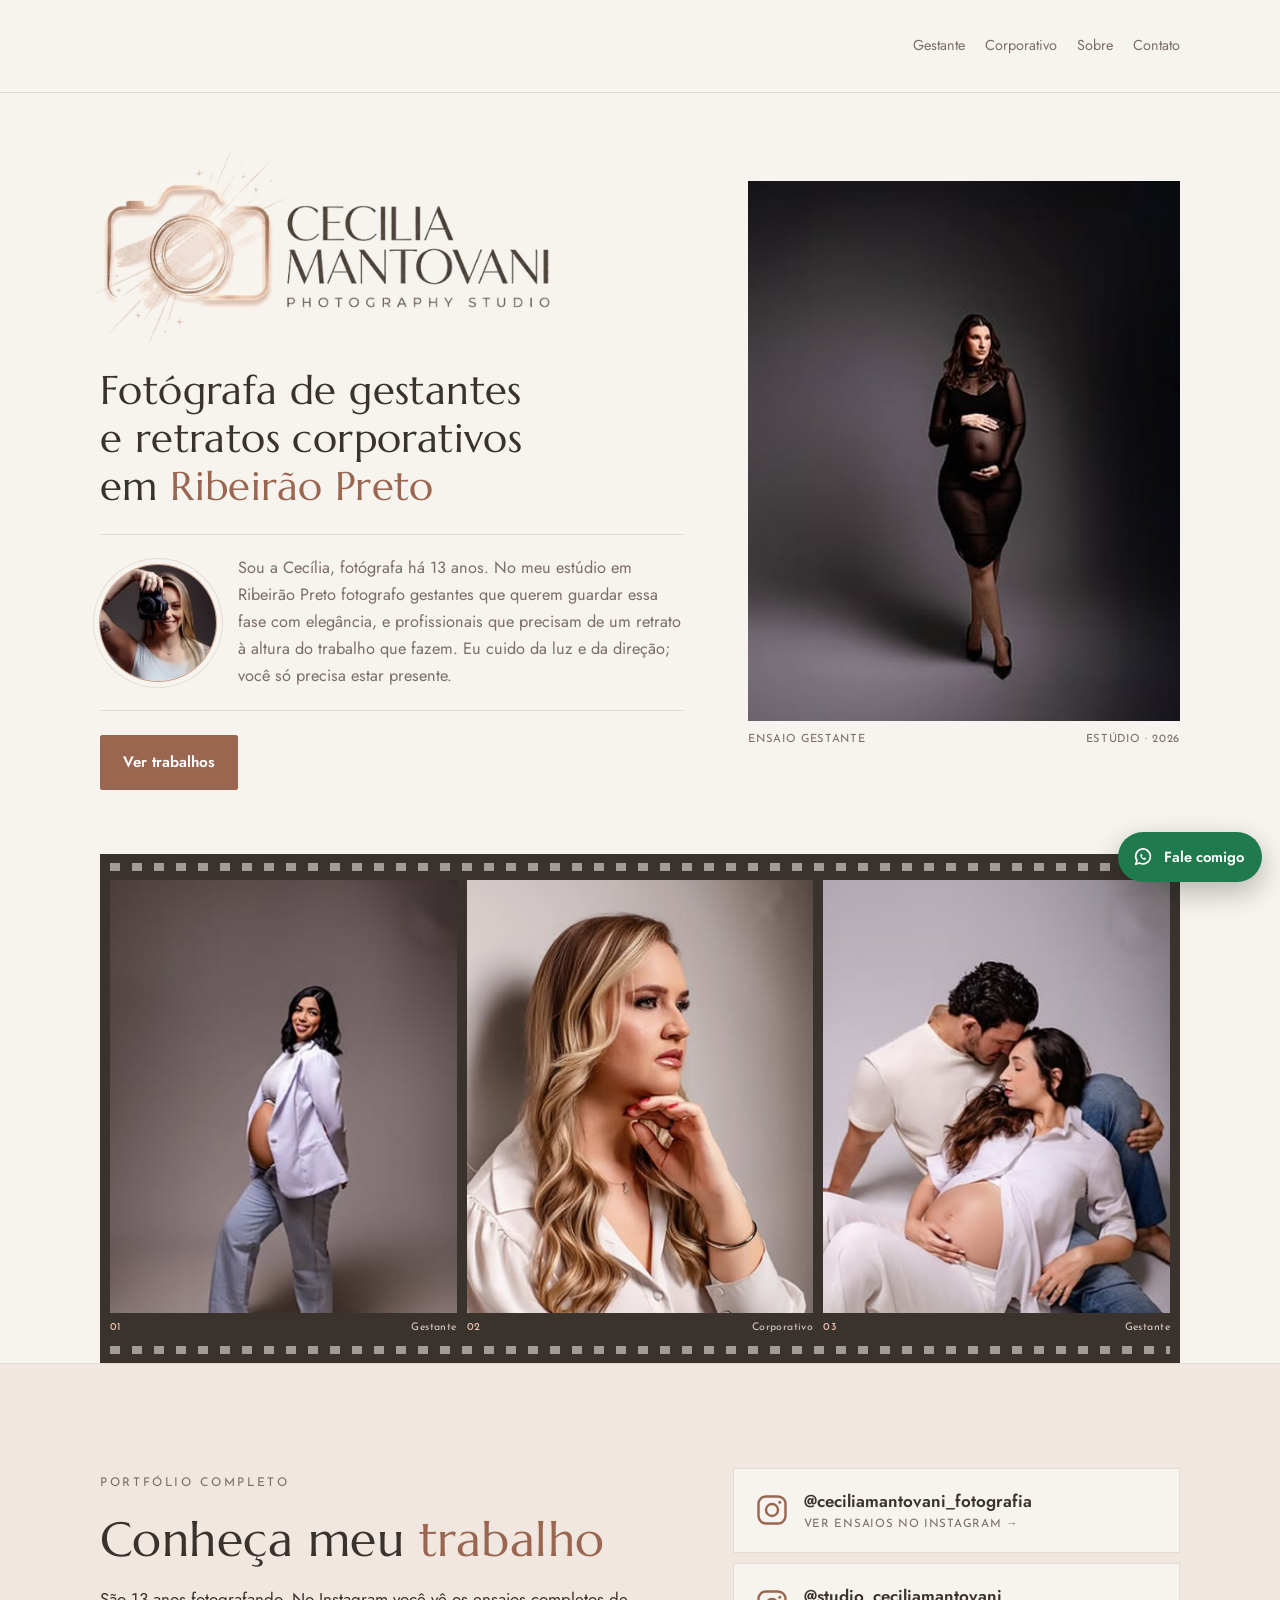
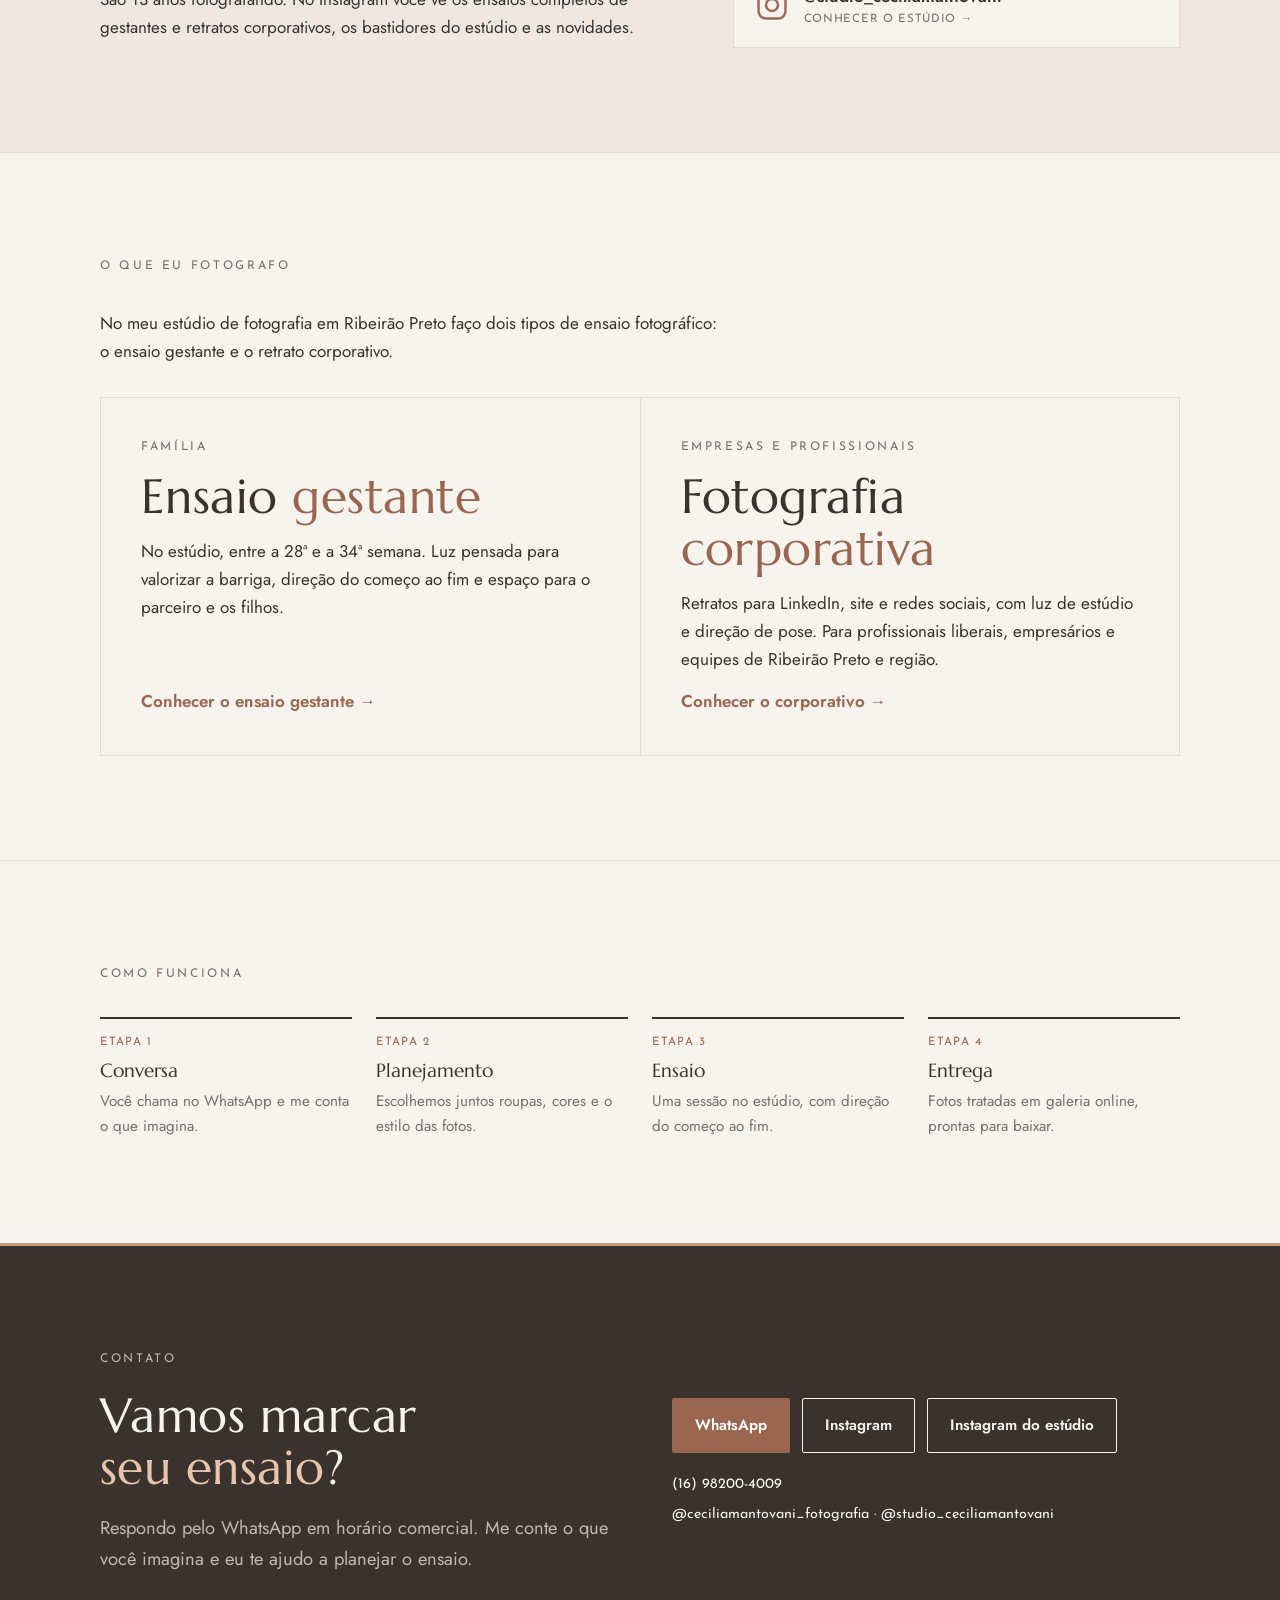
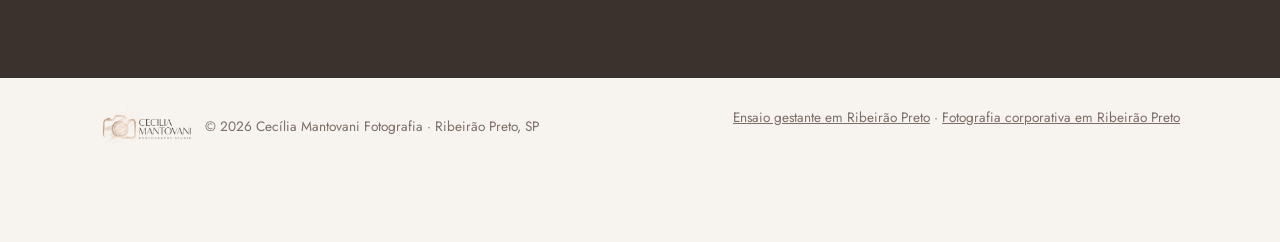
<file: index.html>
<!doctype html>
<html lang="pt-BR">
<head>
<meta charset="utf-8">
<meta name="viewport" content="width=device-width, initial-scale=1, viewport-fit=cover">
<title>Fotógrafa em Ribeirão Preto | Cecília Mantovani Fotografia</title>
<meta name="claude:viewport-fit-sides" content="cover">
<meta name="description" content="Fotógrafa em Ribeirão Preto com 13 anos de experiência e estúdio próprio. Ensaio fotográfico gestante e fotografia corporativa para LinkedIn. Agende pelo WhatsApp.">
<link rel="canonical" href="https://studioceciliamantovani.com.br/">
<meta property="og:type" content="website">
<meta property="og:locale" content="pt_BR">
<meta property="og:title" content="Cecília Mantovani Fotografia — Ribeirão Preto">
<meta property="og:description" content="Ensaio gestante e fotografia corporativa em Ribeirão Preto e região.">
<meta property="og:url" content="https://studioceciliamantovani.com.br/">
<meta property="og:image" content="https://studioceciliamantovani.com.br/img/compartilhamento.jpg">
<link rel="icon" type="image/png" href="img/favicon.png">
<link rel="apple-touch-icon" href="img/apple-touch-icon.png">
<meta name="theme-color" content="#F7F3EE">
<link rel="preconnect" href="https://fonts.googleapis.com">
<link rel="preconnect" href="https://fonts.gstatic.com" crossorigin>
<link rel="stylesheet" href="https://fonts.googleapis.com/css2?family=Marcellus&family=Jost:wght@400;500;600&family=Josefin+Sans:wght@400;600&display=swap">
<link rel="stylesheet" href="style.css">
<script type="application/ld+json">
{
  "@context": "https://schema.org",
  "@type": "ProfessionalService",
  "name": "Cecília Mantovani Fotografia",
  "description": "Fotógrafa especializada em ensaio gestante e fotografia corporativa em Ribeirão Preto.",
  "url": "https://studioceciliamantovani.com.br/",
  "image": "https://studioceciliamantovani.com.br/img/compartilhamento.jpg",
  "logo": "https://studioceciliamantovani.com.br/img/logo.png",
  "telephone": "+55-16-98200-4009",
  "address": {
    "@type": "PostalAddress",
    "addressLocality": "Ribeirão Preto",
    "addressRegion": "SP",
    "addressCountry": "BR"
  },
  "areaServed": {
    "@type": "City",
    "name": "Ribeirão Preto"
  },
  "sameAs": [
    "https://www.instagram.com/ceciliamantovani_fotografia/",
    "https://www.instagram.com/studio_ceciliamantovani/"
  ],
  "makesOffer": [
    {
      "@type": "Offer",
      "itemOffered": {
        "@type": "Service",
        "name": "Ensaio gestante",
        "url": "https://studioceciliamantovani.com.br/ensaio-gestante.html"
      }
    },
    {
      "@type": "Offer",
      "itemOffered": {
        "@type": "Service",
        "name": "Fotografia corporativa",
        "url": "https://studioceciliamantovani.com.br/fotografia-corporativa.html"
      }
    }
  ]
}
</script>
</head>
<body>

<header class="top home-top">
  <div class="wrap">
    <a class="brand" href="index.html"><img src="img/logo.png" alt="Cecília Mantovani Photography Studio" width="560" height="245"></a>
    <nav class="nav" aria-label="Principal">
      <a href="ensaio-gestante.html">Gestante</a>
      <a href="fotografia-corporativa.html">Corporativo</a>
      <a href="#sobre">Sobre</a>
      <a href="#contato">Contato</a>
    </nav>
  </div>
</header>

<main>
  <section class="hero" id="sobre">
    <div class="wrap hero-split">
      <div class="stack hero-intro">
        <img class="hero-logo" id="hero-logo" src="img/logo.png" alt="Cecília Mantovani Photography Studio" width="560" height="245">
        <h1 class="hero-title">Fotógrafa de gestantes e retratos corporativos em <em>Ribeirão Preto</em></h1>
        <div class="bio">
          <img class="bio-photo" src="fotos/cecilia.jpg" alt="Cecília Mantovani, fotógrafa em Ribeirão Preto, segurando a câmera" width="340" height="340">
          <p>Sou a Cecília, fotógrafa há 13 anos. No meu estúdio em Ribeirão Preto fotografo gestantes que querem guardar essa fase com elegância, e profissionais que precisam de um retrato à altura do trabalho que fazem. Eu cuido da luz e da direção; você só precisa estar presente.</p>
        </div>
        <div class="actions">
          <a class="btn primary" href="#instagram">Ver trabalhos</a>
        </div>
      </div>
      <figure class="hero-photo">
        <div class="ph"><img src="fotos/destaque.jpg" alt="Gestante de vestido preto transparente em ensaio no estúdio em Ribeirão Preto" width="1200" height="1500" fetchpriority="high"></div>
        <figcaption><span>Ensaio gestante</span><span>Estúdio · 2026</span></figcaption>
      </figure>
    </div>
  </section>

  <div class="wrap" id="trabalhos">
    <div class="sheet" role="group" aria-label="Seleção de fotos">
      <figure class="frame"><div class="ph"><img src="fotos/gestante-2.jpg" alt="Gestante de camisa branca e jeans mostrando a barriga em ensaio de estúdio" width="800" height="1000"></div><figcaption><b>01</b><span>Gestante</span></figcaption></figure>
      <figure class="frame"><div class="ph"><img src="fotos/corporativo-1.jpg" alt="Retrato corporativo de mulher loira de camisa branca em estúdio" loading="lazy" width="800" height="1000"></div><figcaption><b>02</b><span>Corporativo</span></figcaption></figure>
      <figure class="frame"><div class="ph"><img src="fotos/gestante-3.jpg" alt="Casal abraçado em ensaio gestante no estúdio, com fundo claro" loading="lazy" width="800" height="1000"></div><figcaption><b>03</b><span>Gestante</span></figcaption></figure>
    </div>
  </div>

  <section class="insta" id="instagram">
    <div class="wrap insta-inner">
      <div class="stack">
        <p class="eyebrow">Portfólio completo</p>
        <h2>Conheça meu <em>trabalho</em></h2>
        <p>São 13 anos fotografando. No Instagram você vê os ensaios completos de gestantes e retratos corporativos, os bastidores do estúdio e as novidades.</p>
      </div>
      <div class="insta-links">
        <a class="insta-handle" href="https://www.instagram.com/ceciliamantovani_fotografia/" target="_blank" rel="noopener">
          <svg viewBox="0 0 24 24" fill="none" stroke="currentColor" stroke-width="1.6" aria-hidden="true"><rect x="3" y="3" width="18" height="18" rx="5"/><circle cx="12" cy="12" r="4"/><circle cx="17.2" cy="6.8" r="1" fill="currentColor" stroke="none"/></svg>
          <div><b>@ceciliamantovani_fotografia</b><span>Ver ensaios no Instagram →</span></div>
        </a>
        <a class="insta-handle" href="https://www.instagram.com/studio_ceciliamantovani/" target="_blank" rel="noopener">
          <svg viewBox="0 0 24 24" fill="none" stroke="currentColor" stroke-width="1.6" aria-hidden="true"><rect x="3" y="3" width="18" height="18" rx="5"/><circle cx="12" cy="12" r="4"/><circle cx="17.2" cy="6.8" r="1" fill="currentColor" stroke="none"/></svg>
          <div><b>@studio_ceciliamantovani</b><span>Conhecer o estúdio →</span></div>
        </a>
      </div>
    </div>
  </section>

  <section>
    <div class="wrap stack" style="gap:32px">
      <p class="eyebrow">O que eu fotografo</p>
      <p>No meu estúdio de fotografia em Ribeirão Preto faço dois tipos de ensaio fotográfico: o ensaio gestante e o retrato corporativo.</p>
      <div class="services">
        <a class="service" href="ensaio-gestante.html">
          <p class="eyebrow">Família</p>
          <h2>Ensaio <em>gestante</em></h2>
          <p>No estúdio, entre a 28ª e a 34ª semana. Luz pensada para valorizar a barriga, direção do começo ao fim e espaço para o parceiro e os filhos.</p>
          <span class="more">Conhecer o ensaio gestante →</span>
        </a>
        <a class="service" href="fotografia-corporativa.html">
          <p class="eyebrow">Empresas e profissionais</p>
          <h2>Fotografia <em>corporativa</em></h2>
          <p>Retratos para LinkedIn, site e redes sociais, com luz de estúdio e direção de pose. Para profissionais liberais, empresários e equipes de Ribeirão Preto e região.</p>
          <span class="more">Conhecer o corporativo →</span>
        </a>
      </div>
    </div>
  </section>

  <section class="rule">
    <div class="wrap stack" style="gap:32px">
      <p class="eyebrow">Como funciona</p>
      <ol class="steps">
        <li><h3>Conversa</h3><p>Você chama no WhatsApp e me conta o que imagina.</p></li>
        <li><h3>Planejamento</h3><p>Escolhemos juntos roupas, cores e o estilo das fotos.</p></li>
        <li><h3>Ensaio</h3><p>Uma sessão no estúdio, com direção do começo ao fim.</p></li>
        <li><h3>Entrega</h3><p>Fotos tratadas em galeria online, prontas para baixar.</p></li>
      </ol>
    </div>
  </section>
</main>

<section class="contact" id="contato">
  <div class="wrap split">
    <div class="stack">
      <p class="eyebrow" style="color:inherit;opacity:.7">Contato</p>
      <h2>Vamos marcar <em>seu ensaio</em>?</h2>
      <p class="lead">Respondo pelo WhatsApp em horário comercial. Me conte o que você imagina e eu te ajudo a planejar o ensaio.</p>
    </div>
    <div class="stack">
      <div class="actions">
        <a class="btn primary" href="https://wa.me/5516982004009" target="_blank" rel="noopener">WhatsApp</a>
        <a class="btn ghost" href="https://www.instagram.com/ceciliamantovani_fotografia/" target="_blank" rel="noopener">Instagram</a>
        <a class="btn ghost" href="https://www.instagram.com/studio_ceciliamantovani/" target="_blank" rel="noopener">Instagram do estúdio</a>
      </div>
      <div class="contact-data">
        <span>(16) 98200-4009</span>
        <span>@ceciliamantovani_fotografia · @studio_ceciliamantovani</span>
      </div>
    </div>
  </div>
</section>

<footer>
  <div class="wrap">
    <span style="display:flex;align-items:center;gap:14px;flex-wrap:wrap"><img class="footer-logo" src="img/logo.png" alt="" width="560" height="245" loading="lazy">© 2026 Cecília Mantovani Fotografia · Ribeirão Preto, SP</span>
    <span><a href="ensaio-gestante.html">Ensaio gestante em Ribeirão Preto</a> · <a href="fotografia-corporativa.html">Fotografia corporativa em Ribeirão Preto</a></span>
  </div>
</footer>

<a class="wa-float" href="https://wa.me/5516982004009?text=Ol%C3%A1%20Cec%C3%ADlia!%20Vi%20seu%20site%20e%20quero%20saber%20mais." target="_blank" rel="noopener" aria-label="Conversar com a Cecília pelo WhatsApp">
  <svg viewBox="0 0 24 24" fill="none" stroke="currentColor" stroke-width="1.8" stroke-linecap="round" stroke-linejoin="round" aria-hidden="true"><path d="M20 11.5a8 8 0 0 1-11.8 7L4 20l1.5-4.1A8 8 0 1 1 20 11.5z"/><path d="M9 9.5c0 3 2.5 5.5 5.5 5.5l1-1.5-2-1-1 .8a4 4 0 0 1-1.8-1.8l.8-1-1-2z" fill="currentColor" stroke="none"/></svg>
  <span>Fale comigo</span>
</a>
<script>
  (function () {
    var top = document.querySelector('.home-top'), logo = document.getElementById('hero-logo');
    if (!top || !logo || !('IntersectionObserver' in window)) return;
    new IntersectionObserver(function (e) { top.classList.toggle('show-brand', !e[0].isIntersecting); }).observe(logo);
  })();
</script>
</body>
</html>
</file>
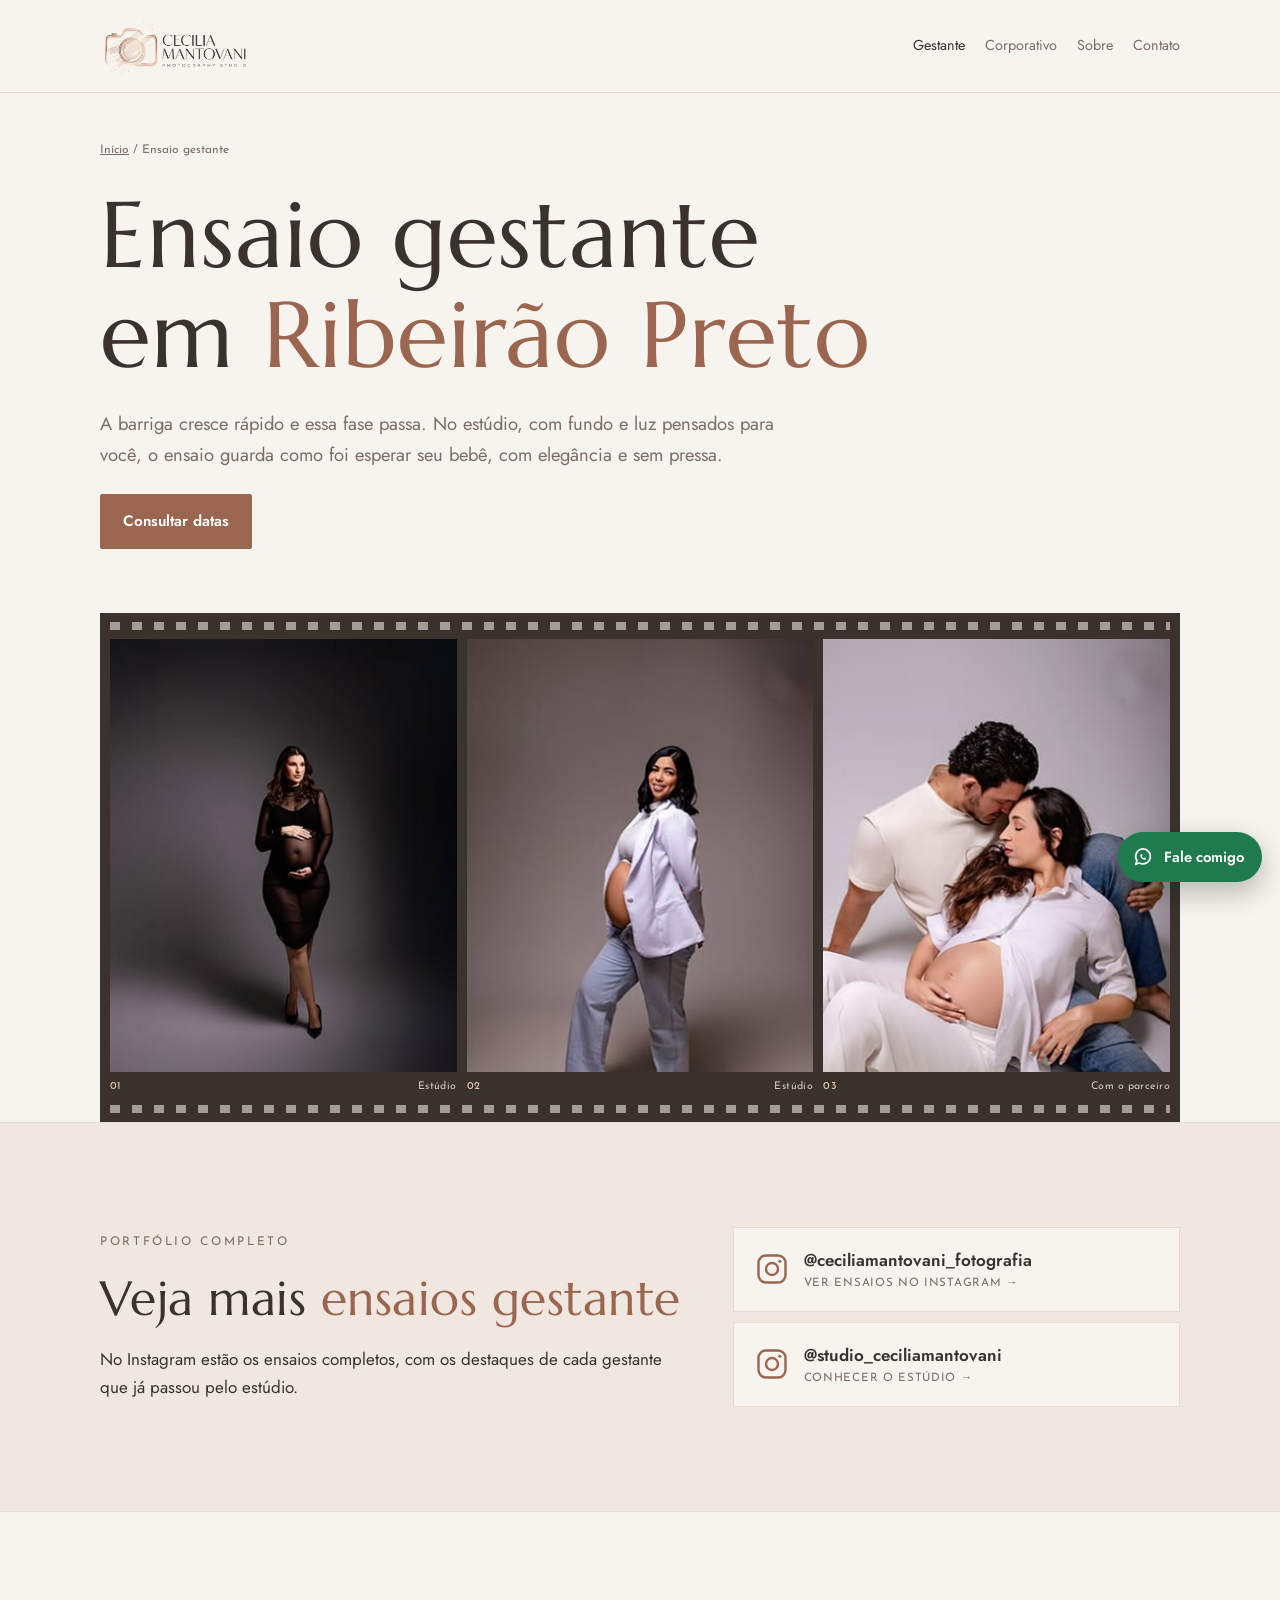
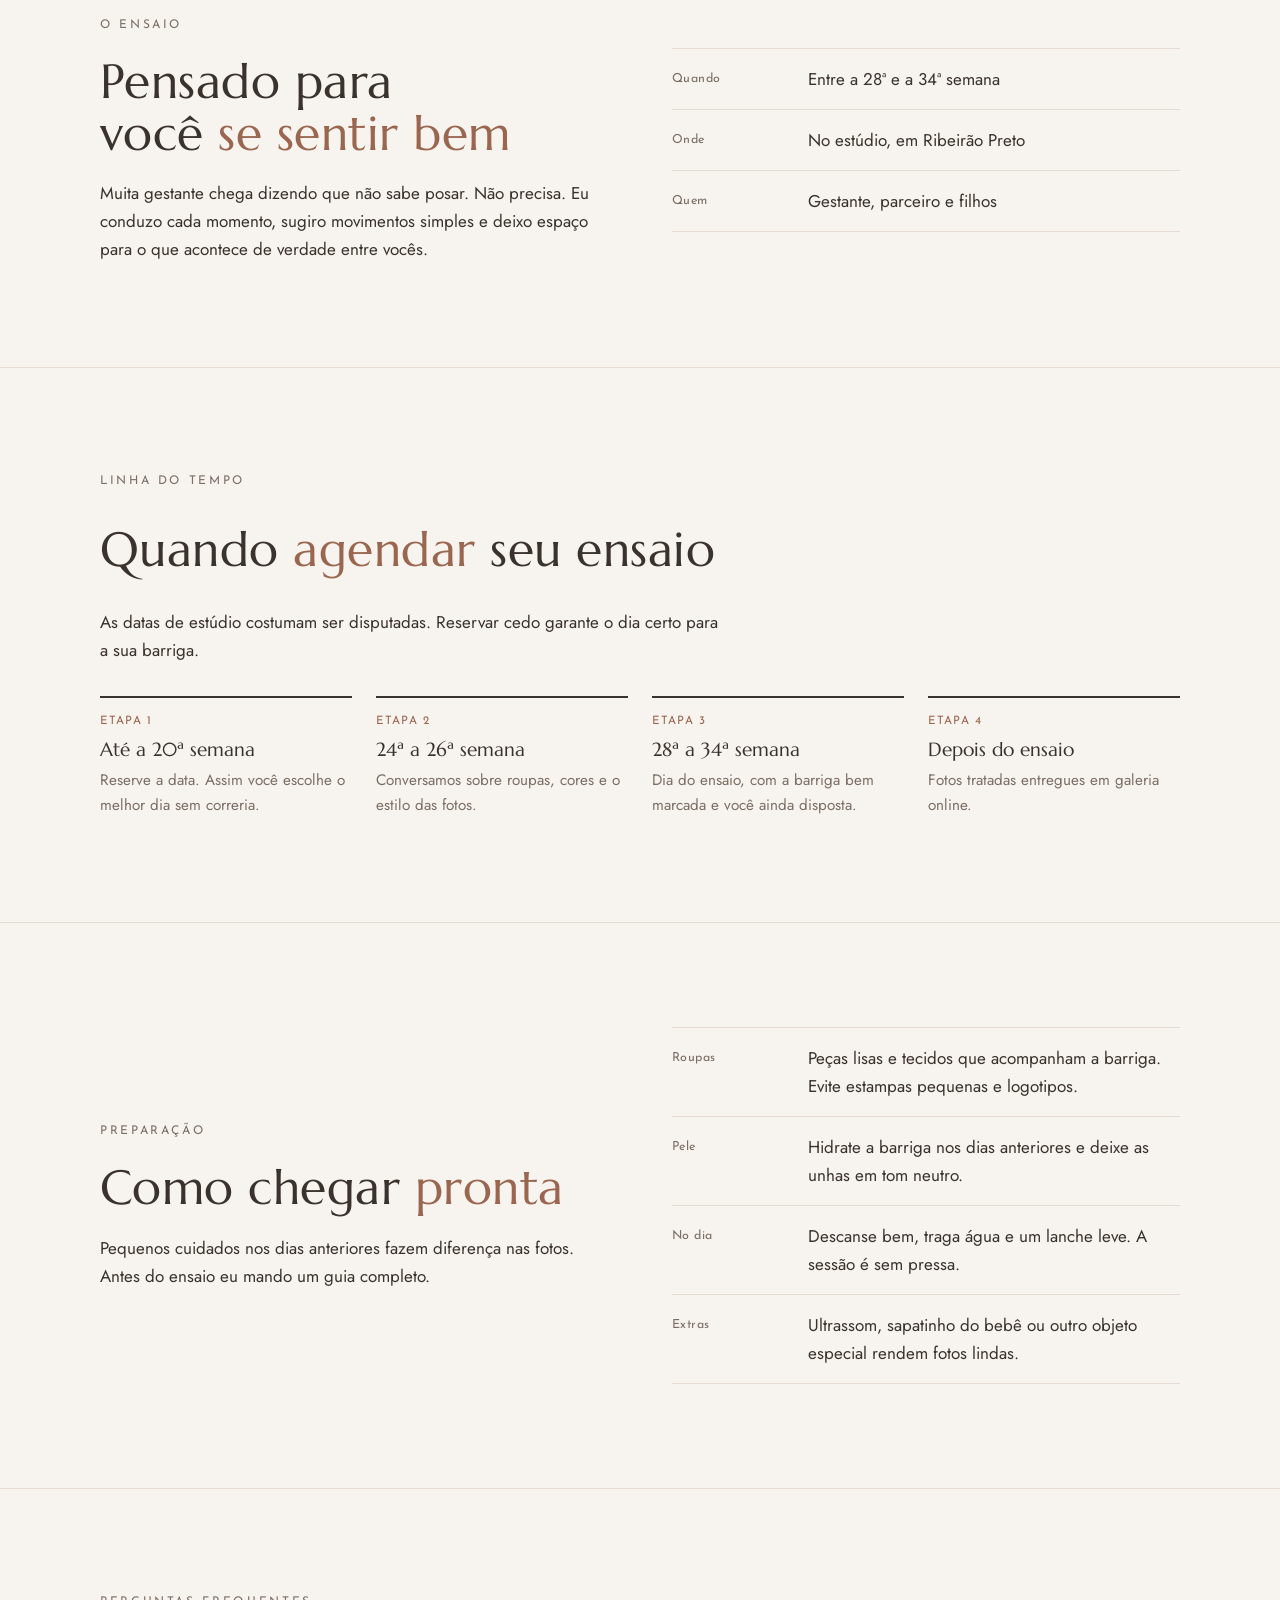
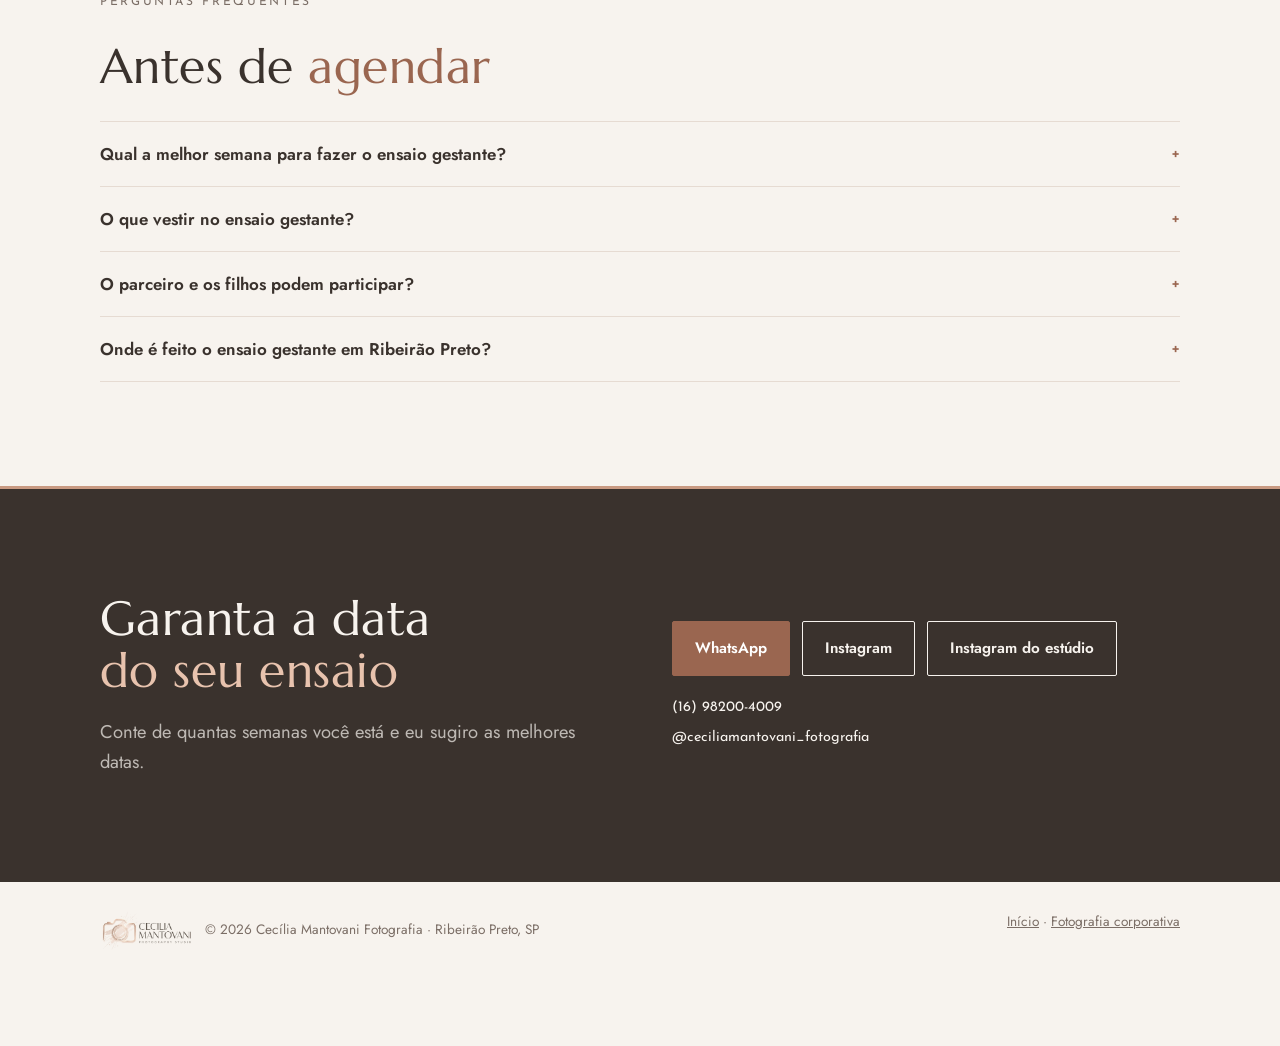
<file: ensaio-gestante.html>
<!doctype html>
<html lang="pt-BR">
<head>
<meta charset="utf-8">
<meta name="viewport" content="width=device-width, initial-scale=1, viewport-fit=cover">
<title>Ensaio Fotográfico Gestante em Ribeirão Preto | Cecília Mantovani</title>
<meta name="claude:viewport-fit-sides" content="cover">
<meta name="description" content="Ensaio gestante em Ribeirão Preto: em estúdio, com luz que valoriza a barriga e direção do começo ao fim. Saiba a melhor semana, o que vestir e como agendar.">
<link rel="canonical" href="https://studioceciliamantovani.com.br/ensaio-gestante.html">
<meta property="og:type" content="website">
<meta property="og:locale" content="pt_BR">
<meta property="og:title" content="Ensaio Gestante em Ribeirão Preto — Cecília Mantovani">
<meta property="og:description" content="Fotos naturais da sua gestação, com direção leve do começo ao fim.">
<meta property="og:url" content="https://studioceciliamantovani.com.br/ensaio-gestante.html">
<meta property="og:image" content="https://studioceciliamantovani.com.br/img/compartilhamento.jpg">
<link rel="icon" type="image/png" href="img/favicon.png">
<link rel="apple-touch-icon" href="img/apple-touch-icon.png">
<meta name="theme-color" content="#F7F3EE">
<link rel="preconnect" href="https://fonts.googleapis.com">
<link rel="preconnect" href="https://fonts.gstatic.com" crossorigin>
<link rel="stylesheet" href="https://fonts.googleapis.com/css2?family=Marcellus&family=Jost:wght@400;500;600&family=Josefin+Sans:wght@400;600&display=swap">
<link rel="stylesheet" href="style.css">
<script type="application/ld+json">
{
  "@context": "https://schema.org",
  "@graph": [
    {
      "@type": "Service",
      "name": "Ensaio gestante em Ribeirão Preto",
      "serviceType": "Fotografia de gestante",
      "provider": {
        "@type": "ProfessionalService",
        "name": "Cecília Mantovani Fotografia",
        "url": "https://studioceciliamantovani.com.br/"
      },
      "areaServed": {
        "@type": "City",
        "name": "Ribeirão Preto"
      }
    },
    {
      "@type": "BreadcrumbList",
      "itemListElement": [
        {
          "@type": "ListItem",
          "position": 1,
          "name": "Início",
          "item": "https://studioceciliamantovani.com.br/"
        },
        {
          "@type": "ListItem",
          "position": 2,
          "name": "Ensaio gestante",
          "item": "https://studioceciliamantovani.com.br/ensaio-gestante.html"
        }
      ]
    },
    {
      "@type": "FAQPage",
      "mainEntity": [
        {
          "@type": "Question",
          "name": "Qual a melhor semana para fazer o ensaio gestante?",
          "acceptedAnswer": {
            "@type": "Answer",
            "text": "Entre a 28ª e a 34ª semana. A barriga já está bem marcada e a gestante ainda se sente disposta para a sessão."
          }
        },
        {
          "@type": "Question",
          "name": "O que vestir no ensaio gestante?",
          "acceptedAnswer": {
            "@type": "Answer",
            "text": "Tecidos leves e cores lisas funcionam melhor. Vestidos longos, camisa social aberta e peças que marcam a barriga ficam bonitos. Antes do ensaio envio um guia de roupas."
          }
        },
        {
          "@type": "Question",
          "name": "O parceiro e os filhos podem participar?",
          "acceptedAnswer": {
            "@type": "Answer",
            "text": "Sim. A família pode participar, e reservo parte do tempo para fotos só da gestante."
          }
        },
        {
          "@type": "Question",
          "name": "Onde é feito o ensaio gestante em Ribeirão Preto?",
          "acceptedAnswer": {
            "@type": "Answer",
            "text": "No meu estúdio em Ribeirão Preto, com fundos e iluminação profissional."
          }
        }
      ]
    }
  ]
}
</script>
</head>
<body>

<header class="top">
  <div class="wrap">
    <a class="brand" href="index.html"><img src="img/logo.png" alt="Cecília Mantovani Photography Studio" width="560" height="245"></a>
    <nav class="nav" aria-label="Principal">
      <a href="ensaio-gestante.html" aria-current="page">Gestante</a>
      <a href="fotografia-corporativa.html">Corporativo</a>
      <a href="index.html#sobre">Sobre</a>
      <a href="#contato">Contato</a>
    </nav>
  </div>
</header>

<main>
  <section class="hero">
    <div class="wrap stack">
      <p class="crumbs"><a href="index.html">Início</a> / Ensaio gestante</p>
      <h1>Ensaio gestante em <em>Ribeirão Preto</em></h1>
      <p class="lead">A barriga cresce rápido e essa fase passa. No estúdio, com fundo e luz pensados para você, o ensaio guarda como foi esperar seu bebê, com elegância e sem pressa.</p>
      <div class="actions">
        <a class="btn primary" href="https://wa.me/5516982004009?text=Ol%C3%A1%20Cec%C3%ADlia!%20Quero%20saber%20sobre%20o%20ensaio%20gestante." target="_blank" rel="noopener">Consultar datas</a>
      </div>
    </div>
  </section>

  <div class="wrap">
    <div class="sheet" role="group" aria-label="Fotos de ensaios gestante">
      <figure class="frame"><div class="ph"><img src="fotos/gestante-1.jpg" alt="Gestante de vestido preto transparente em ensaio no estúdio em Ribeirão Preto" width="800" height="1000"></div><figcaption><b>01</b><span>Estúdio</span></figcaption></figure>
      <figure class="frame"><div class="ph"><img src="fotos/gestante-2.jpg" alt="Gestante de camisa branca e jeans mostrando a barriga em ensaio de estúdio" loading="lazy" width="800" height="1000"></div><figcaption><b>02</b><span>Estúdio</span></figcaption></figure>
      <figure class="frame"><div class="ph"><img src="fotos/gestante-3.jpg" alt="Casal abraçado em ensaio gestante no estúdio, com fundo claro" loading="lazy" width="800" height="1000"></div><figcaption><b>03</b><span>Com o parceiro</span></figcaption></figure>
    </div>
  </div>

  <section class="insta" id="instagram">
    <div class="wrap insta-inner">
      <div class="stack">
        <p class="eyebrow">Portfólio completo</p>
        <h2>Veja mais <em>ensaios gestante</em></h2>
        <p>No Instagram estão os ensaios completos, com os destaques de cada gestante que já passou pelo estúdio.</p>
      </div>
      <div class="insta-links">
        <a class="insta-handle" href="https://www.instagram.com/ceciliamantovani_fotografia/" target="_blank" rel="noopener">
          <svg viewBox="0 0 24 24" fill="none" stroke="currentColor" stroke-width="1.6" aria-hidden="true"><rect x="3" y="3" width="18" height="18" rx="5"/><circle cx="12" cy="12" r="4"/><circle cx="17.2" cy="6.8" r="1" fill="currentColor" stroke="none"/></svg>
          <div><b>@ceciliamantovani_fotografia</b><span>Ver ensaios no Instagram →</span></div>
        </a>
        <a class="insta-handle" href="https://www.instagram.com/studio_ceciliamantovani/" target="_blank" rel="noopener">
          <svg viewBox="0 0 24 24" fill="none" stroke="currentColor" stroke-width="1.6" aria-hidden="true"><rect x="3" y="3" width="18" height="18" rx="5"/><circle cx="12" cy="12" r="4"/><circle cx="17.2" cy="6.8" r="1" fill="currentColor" stroke="none"/></svg>
          <div><b>@studio_ceciliamantovani</b><span>Conhecer o estúdio →</span></div>
        </a>
      </div>
    </div>
  </section>

  <section>
    <div class="wrap split">
      <div class="stack">
        <p class="eyebrow">O ensaio</p>
        <h2>Pensado para você <em>se sentir bem</em></h2>
        <p>Muita gestante chega dizendo que não sabe posar. Não precisa. Eu conduzo cada momento, sugiro movimentos simples e deixo espaço para o que acontece de verdade entre vocês.</p>
      </div>
      <ul class="list">
        <li><span class="k">Quando</span><span>Entre a 28ª e a 34ª semana</span></li>
        <li><span class="k">Onde</span><span>No estúdio, em Ribeirão Preto</span></li>
        <li><span class="k">Quem</span><span>Gestante, parceiro e filhos</span></li>
      </ul>
    </div>
  </section>

  <section class="rule" id="quando-agendar">
    <div class="wrap stack" style="gap:32px">
      <p class="eyebrow">Linha do tempo</p>
      <h2>Quando <em>agendar</em> seu ensaio</h2>
      <p>As datas de estúdio costumam ser disputadas. Reservar cedo garante o dia certo para a sua barriga.</p>
      <ol class="steps">
        <li><h3>Até a 20ª semana</h3><p>Reserve a data. Assim você escolhe o melhor dia sem correria.</p></li>
        <li><h3>24ª a 26ª semana</h3><p>Conversamos sobre roupas, cores e o estilo das fotos.</p></li>
        <li><h3>28ª a 34ª semana</h3><p>Dia do ensaio, com a barriga bem marcada e você ainda disposta.</p></li>
        <li><h3>Depois do ensaio</h3><p>Fotos tratadas entregues em galeria online.</p></li>
      </ol>
    </div>
  </section>

  <section class="rule" id="preparacao">
    <div class="wrap split">
      <div class="stack">
        <p class="eyebrow">Preparação</p>
        <h2>Como chegar <em>pronta</em></h2>
        <p>Pequenos cuidados nos dias anteriores fazem diferença nas fotos. Antes do ensaio eu mando um guia completo.</p>
      </div>
      <ul class="list">
        <li><span class="k">Roupas</span><span>Peças lisas e tecidos que acompanham a barriga. Evite estampas pequenas e logotipos.</span></li>
        <li><span class="k">Pele</span><span>Hidrate a barriga nos dias anteriores e deixe as unhas em tom neutro.</span></li>
        <li><span class="k">No dia</span><span>Descanse bem, traga água e um lanche leve. A sessão é sem pressa.</span></li>
        <li><span class="k">Extras</span><span>Ultrassom, sapatinho do bebê ou outro objeto especial rendem fotos lindas.</span></li>
      </ul>
    </div>
  </section>

  <section class="rule">
    <div class="wrap stack" style="gap:28px">
      <p class="eyebrow">Perguntas frequentes</p>
      <h2>Antes de <em>agendar</em></h2>
      <div class="faq">
        <details><summary>Qual a melhor semana para fazer o ensaio gestante?</summary><p>Entre a 28ª e a 34ª semana. A barriga já está bem marcada e a gestante ainda se sente disposta para a sessão.</p></details>
        <details><summary>O que vestir no ensaio gestante?</summary><p>Tecidos leves e cores lisas funcionam melhor. Vestidos longos, camisa social aberta e peças que marcam a barriga ficam bonitos. Antes do ensaio envio um guia de roupas.</p></details>
        <details><summary>O parceiro e os filhos podem participar?</summary><p>Sim. A família pode participar, e reservo parte do tempo para fotos só da gestante.</p></details>
        <details><summary>Onde é feito o ensaio gestante em Ribeirão Preto?</summary><p>No meu estúdio em Ribeirão Preto, com fundos e iluminação profissional.</p></details>
      </div>
    </div>
  </section>
</main>

<section class="contact" id="contato">
  <div class="wrap split">
    <div class="stack">
      <h2>Garanta a data <em>do seu ensaio</em></h2>
      <p class="lead">Conte de quantas semanas você está e eu sugiro as melhores datas.</p>
    </div>
    <div class="stack">
      <div class="actions">
        <a class="btn primary" href="https://wa.me/5516982004009?text=Ol%C3%A1%20Cec%C3%ADlia!%20Quero%20saber%20sobre%20o%20ensaio%20gestante." target="_blank" rel="noopener">WhatsApp</a>
        <a class="btn ghost" href="https://www.instagram.com/ceciliamantovani_fotografia/" target="_blank" rel="noopener">Instagram</a>
        <a class="btn ghost" href="https://www.instagram.com/studio_ceciliamantovani/" target="_blank" rel="noopener">Instagram do estúdio</a>
      </div>
      <div class="contact-data"><span>(16) 98200-4009</span><span>@ceciliamantovani_fotografia</span></div>
    </div>
  </div>
</section>

<footer>
  <div class="wrap">
    <span style="display:flex;align-items:center;gap:14px;flex-wrap:wrap"><img class="footer-logo" src="img/logo.png" alt="" width="560" height="245" loading="lazy">© 2026 Cecília Mantovani Fotografia · Ribeirão Preto, SP</span>
    <span><a href="index.html">Início</a> · <a href="fotografia-corporativa.html">Fotografia corporativa</a></span>
  </div>
</footer>

<a class="wa-float" href="https://wa.me/5516982004009?text=Ol%C3%A1%20Cec%C3%ADlia!%20Vi%20seu%20site%20e%20quero%20saber%20mais." target="_blank" rel="noopener" aria-label="Conversar com a Cecília pelo WhatsApp">
  <svg viewBox="0 0 24 24" fill="none" stroke="currentColor" stroke-width="1.8" stroke-linecap="round" stroke-linejoin="round" aria-hidden="true"><path d="M20 11.5a8 8 0 0 1-11.8 7L4 20l1.5-4.1A8 8 0 1 1 20 11.5z"/><path d="M9 9.5c0 3 2.5 5.5 5.5 5.5l1-1.5-2-1-1 .8a4 4 0 0 1-1.8-1.8l.8-1-1-2z" fill="currentColor" stroke="none"/></svg>
  <span>Fale comigo</span>
</a>
</body>
</html>
</file>
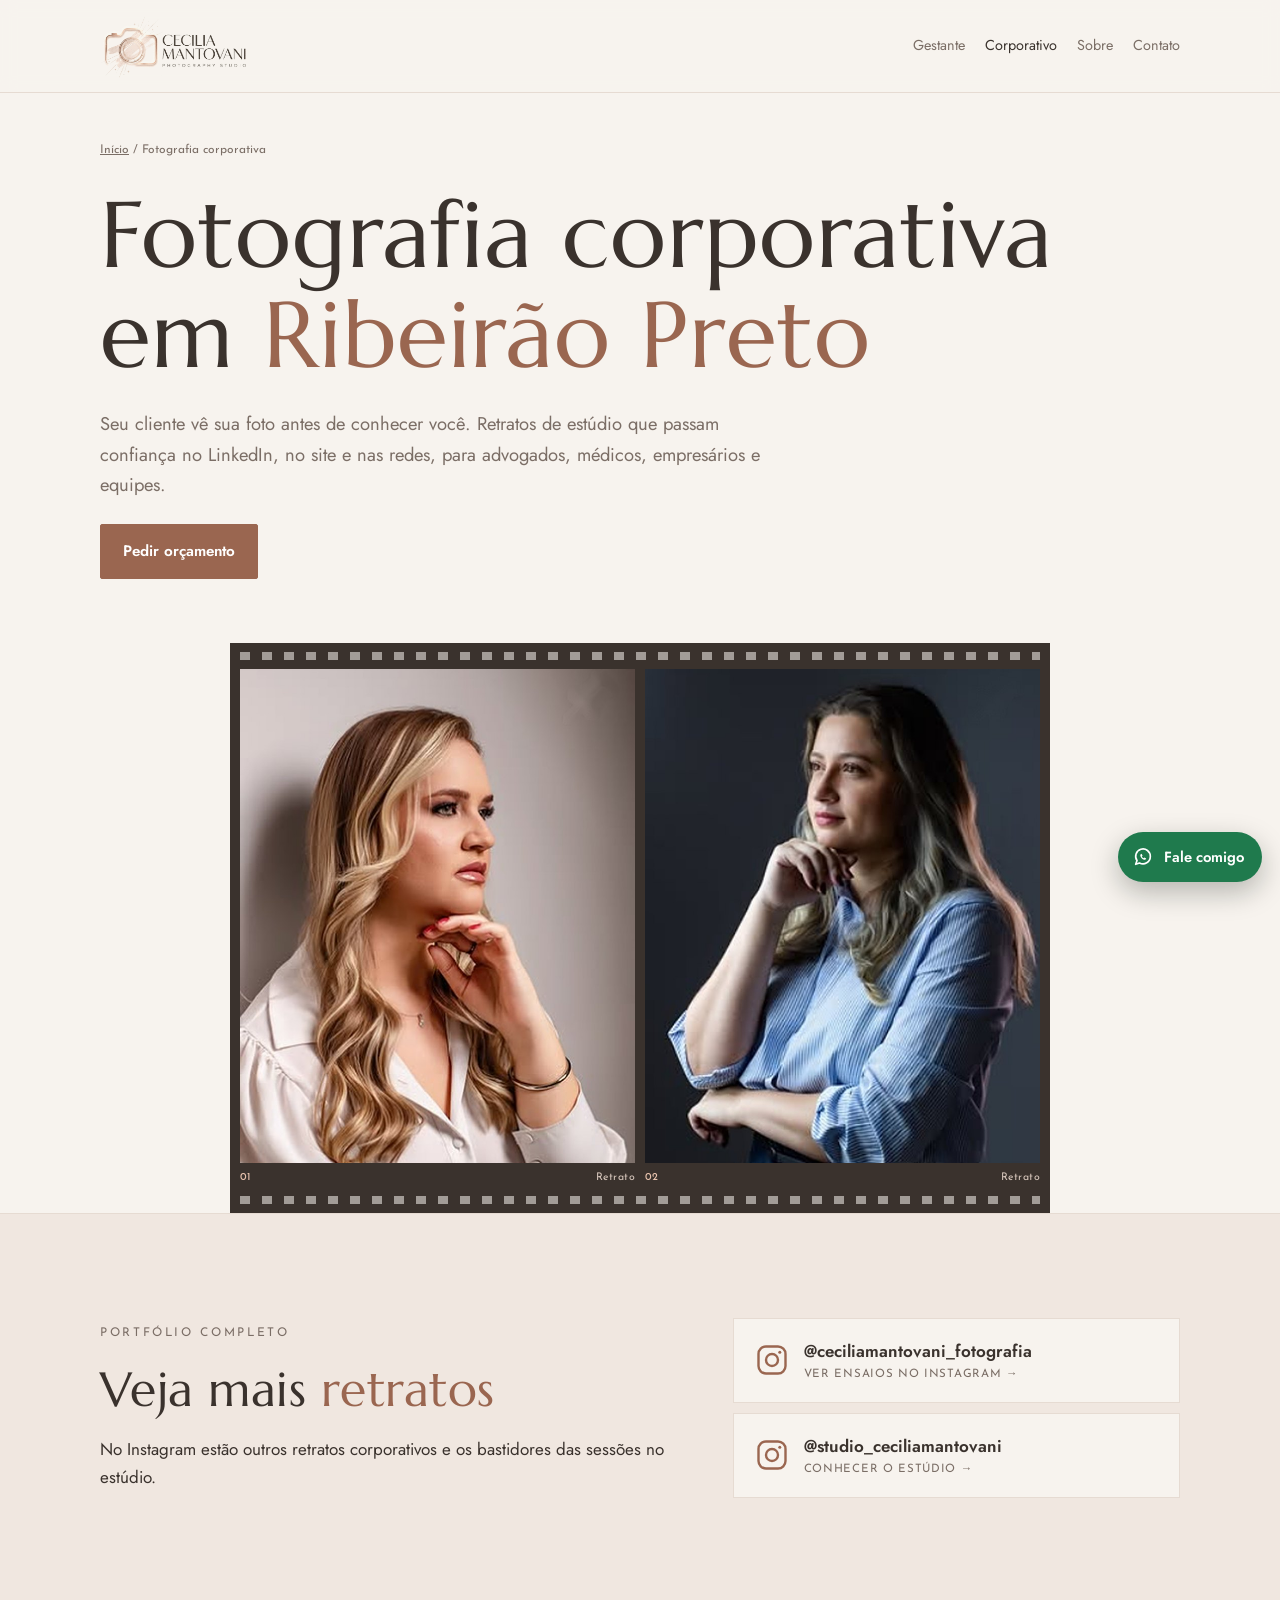
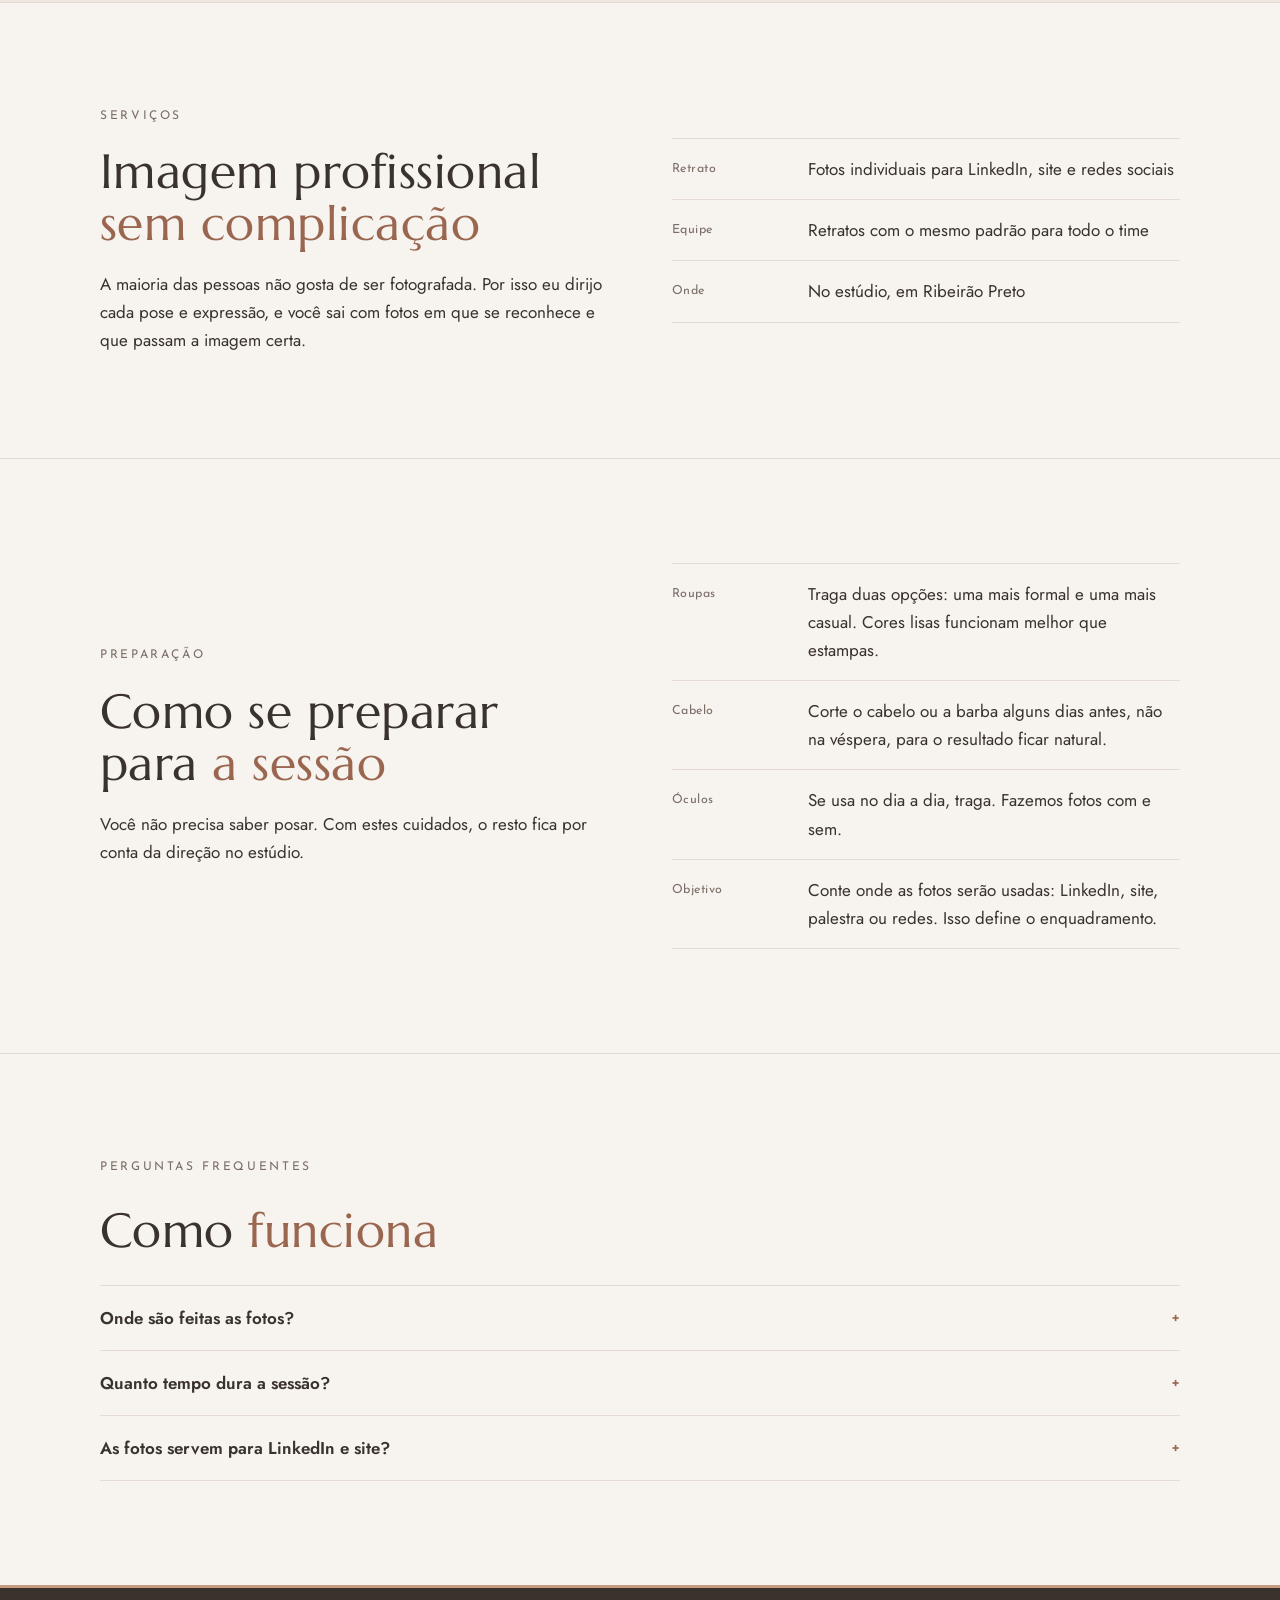
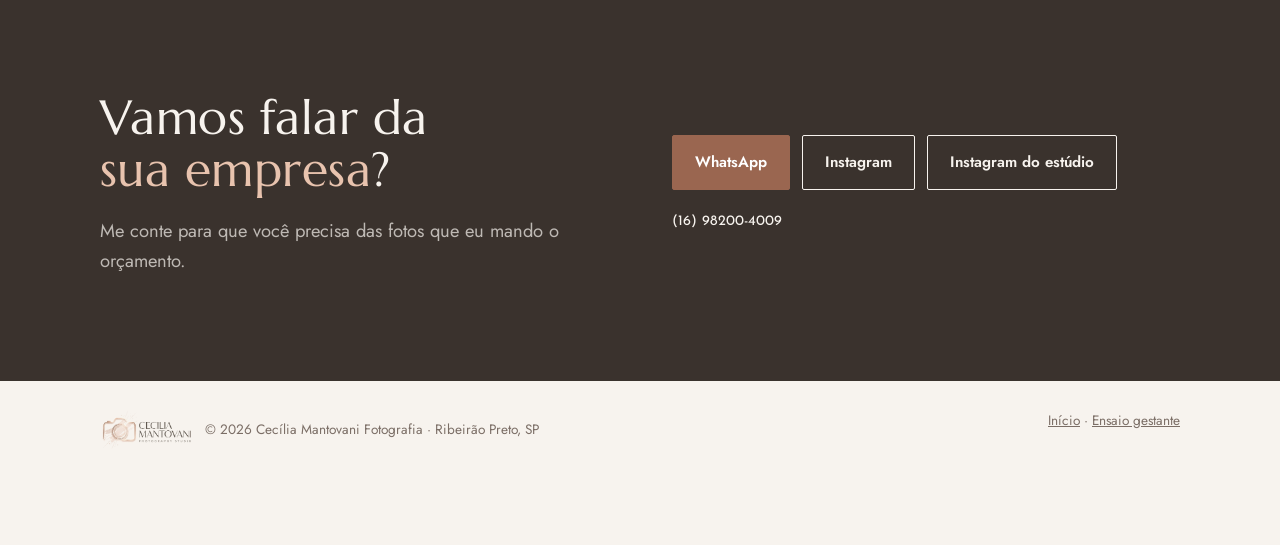
<file: fotografia-corporativa.html>
<!doctype html>
<html lang="pt-BR">
<head>
<meta charset="utf-8">
<meta name="viewport" content="width=device-width, initial-scale=1, viewport-fit=cover">
<title>Fotografia Corporativa e Foto para LinkedIn em Ribeirão Preto | Cecília Mantovani</title>
<meta name="claude:viewport-fit-sides" content="cover">
<meta name="description" content="Fotografia corporativa em Ribeirão Preto: retratos para LinkedIn, site e redes sociais, com luz de estúdio e direção de pose. 13 anos de experiência.">
<link rel="canonical" href="https://studioceciliamantovani.com.br/fotografia-corporativa.html">
<meta property="og:type" content="website">
<meta property="og:locale" content="pt_BR">
<meta property="og:title" content="Fotografia Corporativa em Ribeirão Preto — Cecília Mantovani">
<meta property="og:description" content="Retratos profissionais em estúdio para quem trabalha em Ribeirão Preto e região.">
<meta property="og:url" content="https://studioceciliamantovani.com.br/fotografia-corporativa.html">
<meta property="og:image" content="https://studioceciliamantovani.com.br/img/compartilhamento.jpg">
<link rel="icon" type="image/png" href="img/favicon.png">
<link rel="apple-touch-icon" href="img/apple-touch-icon.png">
<meta name="theme-color" content="#F7F3EE">
<link rel="preconnect" href="https://fonts.googleapis.com">
<link rel="preconnect" href="https://fonts.gstatic.com" crossorigin>
<link rel="stylesheet" href="https://fonts.googleapis.com/css2?family=Marcellus&family=Jost:wght@400;500;600&family=Josefin+Sans:wght@400;600&display=swap">
<link rel="stylesheet" href="style.css">
<script type="application/ld+json">
{
  "@context": "https://schema.org",
  "@graph": [
    {
      "@type": "Service",
      "name": "Fotografia corporativa em Ribeirão Preto",
      "serviceType": "Fotografia corporativa",
      "provider": {
        "@type": "ProfessionalService",
        "name": "Cecília Mantovani Fotografia",
        "url": "https://studioceciliamantovani.com.br/"
      },
      "areaServed": {
        "@type": "City",
        "name": "Ribeirão Preto"
      }
    },
    {
      "@type": "BreadcrumbList",
      "itemListElement": [
        {
          "@type": "ListItem",
          "position": 1,
          "name": "Início",
          "item": "https://studioceciliamantovani.com.br/"
        },
        {
          "@type": "ListItem",
          "position": 2,
          "name": "Fotografia corporativa",
          "item": "https://studioceciliamantovani.com.br/fotografia-corporativa.html"
        }
      ]
    },
    {
      "@type": "FAQPage",
      "mainEntity": [
        {
          "@type": "Question",
          "name": "Onde são feitas as fotos?",
          "acceptedAnswer": {
            "@type": "Answer",
            "text": "No meu estúdio em Ribeirão Preto, com fundo e iluminação profissional. Para equipes, consulte a possibilidade de fotografar na empresa."
          }
        },
        {
          "@type": "Question",
          "name": "Quanto tempo dura a sessão?",
          "acceptedAnswer": {
            "@type": "Answer",
            "text": "Depende do pacote. Em geral a sessão individual é curta e sem pressa, com tempo para trocar de roupa e testar poses."
          }
        },
        {
          "@type": "Question",
          "name": "As fotos servem para LinkedIn e site?",
          "acceptedAnswer": {
            "@type": "Answer",
            "text": "Sim. As fotos são tratadas e entregues em versões prontas para perfil, site e impressão."
          }
        }
      ]
    }
  ]
}
</script>
</head>
<body>

<header class="top">
  <div class="wrap">
    <a class="brand" href="index.html"><img src="img/logo.png" alt="Cecília Mantovani Photography Studio" width="560" height="245"></a>
    <nav class="nav" aria-label="Principal">
      <a href="ensaio-gestante.html">Gestante</a>
      <a href="fotografia-corporativa.html" aria-current="page">Corporativo</a>
      <a href="index.html#sobre">Sobre</a>
      <a href="#contato">Contato</a>
    </nav>
  </div>
</header>

<main>
  <section class="hero">
    <div class="wrap stack">
      <p class="crumbs"><a href="index.html">Início</a> / Fotografia corporativa</p>
      <h1>Fotografia corporativa em <em>Ribeirão Preto</em></h1>
      <p class="lead">Seu cliente vê sua foto antes de conhecer você. Retratos de estúdio que passam confiança no LinkedIn, no site e nas redes, para advogados, médicos, empresários e equipes.</p>
      <div class="actions">
        <a class="btn primary" href="https://wa.me/5516982004009?text=Ol%C3%A1%20Cec%C3%ADlia!%20Quero%20um%20or%C3%A7amento%20de%20fotografia%20corporativa." target="_blank" rel="noopener">Pedir orçamento</a>
      </div>
    </div>
  </section>

  <div class="wrap">
    <div class="sheet two" role="group" aria-label="Fotos corporativas">
      <figure class="frame"><div class="ph"><img src="fotos/corporativo-1.jpg" alt="Retrato corporativo de mulher loira de camisa branca em estúdio" width="800" height="1000"></div><figcaption><b>01</b><span>Retrato</span></figcaption></figure>
      <figure class="frame"><div class="ph"><img src="fotos/corporativo-2.jpg" alt="Retrato corporativo de mulher de camisa azul em pose pensativa, fundo escuro" loading="lazy" width="800" height="1000"></div><figcaption><b>02</b><span>Retrato</span></figcaption></figure>
    </div>
  </div>

  <section class="insta" id="instagram">
    <div class="wrap insta-inner">
      <div class="stack">
        <p class="eyebrow">Portfólio completo</p>
        <h2>Veja mais <em>retratos</em></h2>
        <p>No Instagram estão outros retratos corporativos e os bastidores das sessões no estúdio.</p>
      </div>
      <div class="insta-links">
        <a class="insta-handle" href="https://www.instagram.com/ceciliamantovani_fotografia/" target="_blank" rel="noopener">
          <svg viewBox="0 0 24 24" fill="none" stroke="currentColor" stroke-width="1.6" aria-hidden="true"><rect x="3" y="3" width="18" height="18" rx="5"/><circle cx="12" cy="12" r="4"/><circle cx="17.2" cy="6.8" r="1" fill="currentColor" stroke="none"/></svg>
          <div><b>@ceciliamantovani_fotografia</b><span>Ver ensaios no Instagram →</span></div>
        </a>
        <a class="insta-handle" href="https://www.instagram.com/studio_ceciliamantovani/" target="_blank" rel="noopener">
          <svg viewBox="0 0 24 24" fill="none" stroke="currentColor" stroke-width="1.6" aria-hidden="true"><rect x="3" y="3" width="18" height="18" rx="5"/><circle cx="12" cy="12" r="4"/><circle cx="17.2" cy="6.8" r="1" fill="currentColor" stroke="none"/></svg>
          <div><b>@studio_ceciliamantovani</b><span>Conhecer o estúdio →</span></div>
        </a>
      </div>
    </div>
  </section>

  <section>
    <div class="wrap split">
      <div class="stack">
        <p class="eyebrow">Serviços</p>
        <h2>Imagem profissional <em>sem complicação</em></h2>
        <p>A maioria das pessoas não gosta de ser fotografada. Por isso eu dirijo cada pose e expressão, e você sai com fotos em que se reconhece e que passam a imagem certa.</p>
      </div>
      <ul class="list">
        <li><span class="k">Retrato</span><span>Fotos individuais para LinkedIn, site e redes sociais</span></li>
        <li><span class="k">Equipe</span><span>Retratos com o mesmo padrão para todo o time</span></li>
        <li><span class="k">Onde</span><span>No estúdio, em Ribeirão Preto</span></li>
      </ul>
    </div>
  </section>

  <section class="rule" id="preparacao">
    <div class="wrap split">
      <div class="stack">
        <p class="eyebrow">Preparação</p>
        <h2>Como se preparar para <em>a sessão</em></h2>
        <p>Você não precisa saber posar. Com estes cuidados, o resto fica por conta da direção no estúdio.</p>
      </div>
      <ul class="list">
        <li><span class="k">Roupas</span><span>Traga duas opções: uma mais formal e uma mais casual. Cores lisas funcionam melhor que estampas.</span></li>
        <li><span class="k">Cabelo</span><span>Corte o cabelo ou a barba alguns dias antes, não na véspera, para o resultado ficar natural.</span></li>
        <li><span class="k">Óculos</span><span>Se usa no dia a dia, traga. Fazemos fotos com e sem.</span></li>
        <li><span class="k">Objetivo</span><span>Conte onde as fotos serão usadas: LinkedIn, site, palestra ou redes. Isso define o enquadramento.</span></li>
      </ul>
    </div>
  </section>

  <section class="rule">
    <div class="wrap stack" style="gap:28px">
      <p class="eyebrow">Perguntas frequentes</p>
      <h2>Como <em>funciona</em></h2>
      <div class="faq">
        <details><summary>Onde são feitas as fotos?</summary><p>No meu estúdio em Ribeirão Preto, com fundo e iluminação profissional. Para equipes, consulte a possibilidade de fotografar na empresa.</p></details>
        <details><summary>Quanto tempo dura a sessão?</summary><p>Depende do pacote. Em geral a sessão individual é curta e sem pressa, com tempo para trocar de roupa e testar poses.</p></details>
        <details><summary>As fotos servem para LinkedIn e site?</summary><p>Sim. As fotos são tratadas e entregues em versões prontas para perfil, site e impressão.</p></details>
      </div>
    </div>
  </section>
</main>

<section class="contact" id="contato">
  <div class="wrap split">
    <div class="stack">
      <h2>Vamos falar da <em>sua empresa</em>?</h2>
      <p class="lead">Me conte para que você precisa das fotos que eu mando o orçamento.</p>
    </div>
    <div class="stack">
      <div class="actions">
        <a class="btn primary" href="https://wa.me/5516982004009?text=Ol%C3%A1%20Cec%C3%ADlia!%20Quero%20um%20or%C3%A7amento%20de%20fotografia%20corporativa." target="_blank" rel="noopener">WhatsApp</a>
        <a class="btn ghost" href="https://www.instagram.com/ceciliamantovani_fotografia/" target="_blank" rel="noopener">Instagram</a>
        <a class="btn ghost" href="https://www.instagram.com/studio_ceciliamantovani/" target="_blank" rel="noopener">Instagram do estúdio</a>
      </div>
      <div class="contact-data"><span>(16) 98200-4009</span></div>
    </div>
  </div>
</section>

<footer>
  <div class="wrap">
    <span style="display:flex;align-items:center;gap:14px;flex-wrap:wrap"><img class="footer-logo" src="img/logo.png" alt="" width="560" height="245" loading="lazy">© 2026 Cecília Mantovani Fotografia · Ribeirão Preto, SP</span>
    <span><a href="index.html">Início</a> · <a href="ensaio-gestante.html">Ensaio gestante</a></span>
  </div>
</footer>

<a class="wa-float" href="https://wa.me/5516982004009?text=Ol%C3%A1%20Cec%C3%ADlia!%20Vi%20seu%20site%20e%20quero%20saber%20mais." target="_blank" rel="noopener" aria-label="Conversar com a Cecília pelo WhatsApp">
  <svg viewBox="0 0 24 24" fill="none" stroke="currentColor" stroke-width="1.8" stroke-linecap="round" stroke-linejoin="round" aria-hidden="true"><path d="M20 11.5a8 8 0 0 1-11.8 7L4 20l1.5-4.1A8 8 0 1 1 20 11.5z"/><path d="M9 9.5c0 3 2.5 5.5 5.5 5.5l1-1.5-2-1-1 .8a4 4 0 0 1-1.8-1.8l.8-1-1-2z" fill="currentColor" stroke="none"/></svg>
  <span>Fale comigo</span>
</a>
</body>
</html>
</file>
<file: style.css>
/* Layout: folha de contato — páginas em coluna única larga, fotos em tiras numeradas como negativos, legendas com dados de câmera */
/* Layout: folha de contato — tiras de fotos como negativos, legendas espaçadas como o "PHOTOGRAPHY STUDIO" da logo.
   Tema único claro, de propósito: segue a logomarca (marfim, rosé dourado e marrom café). */
:root {
  --paper: #F7F3EE;
  --paper-2: #F0E7E0;
  --ink: #3A322D;
  --muted: #7B6E66;
  --line: #E6DBD2;
  --accent: #9A6650;
  --rose: #C99A82;
  --rose-light: #E8C3AE;
  --accent-ink: #FFFFFF;
  --ph-a: #EEE2D9;
  --ph-b: #DDC8BB;
  --film-text: #D8C8BD;
  --display: "Marcellus", "Optima", "Times New Roman", serif;
  --body: "Jost", "Helvetica Neue", Arial, sans-serif;
  --mono: "Josefin Sans", "Helvetica Neue", Arial, sans-serif;
  --wrap: 1120px;
  color-scheme: light;
}

* { box-sizing: border-box; }
html { scroll-behavior: smooth; }
@media (prefers-reduced-motion: reduce) { html { scroll-behavior: auto; } * { transition: none !important; animation: none !important; } }
body {
  margin: 0; background: var(--paper); color: var(--ink);
  font-family: var(--body); font-size: 17px; line-height: 1.65;
  -webkit-font-smoothing: antialiased;
}
img { max-width: 100%; display: block; }
a { color: inherit; }
a:focus-visible, button:focus-visible, summary:focus-visible { outline: 2px solid var(--accent); outline-offset: 3px; }

.wrap {
  max-width: var(--wrap); margin: 0 auto;
  padding-left: max(20px, env(safe-area-inset-left, 0px));
  padding-right: max(20px, env(safe-area-inset-right, 0px));
}

/* Cabeçalho */
.top {
  position: sticky; top: env(safe-area-inset-top, 0px); z-index: 10;
  background: color-mix(in srgb, var(--paper) 92%, transparent);
  backdrop-filter: blur(8px); border-bottom: 1px solid var(--line);
}
.top .wrap { display: flex; align-items: center; justify-content: space-between; gap: 16px; padding-block: 14px; flex-wrap: wrap; }
.brand { font-family: var(--display); font-size: 1.25rem; text-decoration: none; letter-spacing: .01em; white-space: nowrap; }
.brand img { height: 54px; width: auto; display: block; }
@media (max-width: 520px) { .brand img { height: 44px; } }
.nav { display: flex; gap: 20px; flex-wrap: wrap; font-size: .9rem; }
.nav a { text-decoration: none; color: var(--muted); }
.nav a:hover, .nav a[aria-current="page"] { color: var(--ink); }

/* Tipografia */
.eyebrow { font-family: var(--mono); font-size: .75rem; letter-spacing: .12em; text-transform: uppercase; color: var(--muted); margin: 0; }
h1, h2, h3 { font-family: var(--display); font-weight: 400; line-height: 1.08; text-wrap: balance; margin: 0; }
h1 { font-size: clamp(2.6rem, 8vw, 5.8rem); letter-spacing: -.01em; }
h1 em, h2 em { font-style: normal; color: var(--accent); }
h2 { font-size: clamp(1.9rem, 4.5vw, 3rem); }
h3 { font-size: 1.45rem; }
p { margin: 0; max-width: 62ch; }
.lead { font-size: 1.15rem; color: var(--muted); }

section { padding-block: clamp(56px, 9vw, 104px); }
.stack { display: flex; flex-direction: column; gap: 20px; }
.rule { border-top: 1px solid var(--line); }

/* Hero */
.hero { padding-block: clamp(40px, 7vw, 80px) clamp(40px, 6vw, 64px); }
.hero .stack { gap: 24px; }

/* Botões */
.actions { display: flex; flex-wrap: wrap; gap: 12px; }
.btn {
  display: inline-flex; align-items: center; gap: 10px; padding: 14px 22px;
  border-radius: 2px; text-decoration: none; font-weight: 600; font-size: .95rem;
  border: 1px solid var(--ink); transition: background .2s, color .2s;
}
.btn.primary { background: var(--accent); color: var(--accent-ink); border-color: var(--accent); }
.btn.primary:hover { filter: brightness(1.08); }
.btn.ghost:hover { background: var(--ink); color: var(--paper); }

/* Folha de contato: tira de fotos */
.sheet {
  display: grid; gap: 10px; grid-template-columns: repeat(3, minmax(0, 1fr));
  background: var(--ink); padding: 26px 10px; position: relative;
}
.sheet::before, .sheet::after {
  content: ""; position: absolute; left: 10px; right: 10px; height: 8px;
  background: repeating-linear-gradient(90deg, var(--paper) 0 10px, transparent 10px 22px);
  opacity: .55;
}
.sheet::before { top: 9px; } .sheet::after { bottom: 9px; }
.sheet.four { grid-template-columns: repeat(4, minmax(0, 1fr)); }
@media (max-width: 700px) { .sheet, .sheet.four { grid-template-columns: repeat(2, minmax(0, 1fr)); } }

.frame { margin: 0; display: flex; flex-direction: column; gap: 6px; min-width: 0; }
.ph {
  position: relative; aspect-ratio: 4 / 5; max-width: 100%; overflow: hidden;
  background: linear-gradient(160deg, var(--ph-a), var(--ph-b));
  display: grid; place-items: center; text-align: center;
}
.ph.wide { aspect-ratio: 3 / 2; }
.ph span { font-family: var(--mono); font-size: .68rem; color: var(--muted); padding: 10px; line-height: 1.4; }
.ph img { position: absolute; inset: 0; width: 100%; height: 100%; object-fit: cover; }
.frame figcaption {
  display: flex; justify-content: space-between; gap: 8px;
  font-family: var(--mono); font-size: .66rem; color: var(--film-text); letter-spacing: .04em;
  font-variant-numeric: tabular-nums;
}
.frame figcaption b { color: var(--rose-light); font-weight: 500; }

/* Duas colunas */
.split { display: grid; gap: clamp(28px, 5vw, 64px); grid-template-columns: minmax(0, 1fr) minmax(0, 1fr); align-items: center; }
@media (max-width: 820px) { .split { grid-template-columns: minmax(0, 1fr); } }
.split.flip > :first-child { order: 2; }
@media (max-width: 820px) { .split.flip > :first-child { order: 0; } }

/* Serviços */
.services { display: grid; gap: 1px; background: var(--line); border: 1px solid var(--line); grid-template-columns: repeat(2, minmax(0, 1fr)); }
@media (max-width: 760px) { .services { grid-template-columns: minmax(0, 1fr); } }
.service { background: var(--paper); padding: clamp(24px, 4vw, 40px); display: flex; flex-direction: column; gap: 14px; text-decoration: none; transition: background .2s; }
.service:hover { background: var(--paper-2); }
.service .more { margin-top: auto; font-weight: 600; color: var(--accent); }

/* Lista de itens */
.list { list-style: none; padding: 0; margin: 0; display: grid; gap: 0; }
.list li { display: grid; grid-template-columns: 7.5rem minmax(0, 1fr); gap: 16px; padding-block: 16px; border-top: 1px solid var(--line); }
.list li:last-child { border-bottom: 1px solid var(--line); }
.list .k { font-family: var(--mono); font-size: .78rem; color: var(--muted); padding-top: 4px; letter-spacing: .04em; }
@media (max-width: 520px) { .list li { grid-template-columns: minmax(0, 1fr); gap: 4px; } }

/* Etapas */
.steps { list-style: none; padding: 0; margin: 0; display: grid; gap: 24px; grid-template-columns: repeat(4, minmax(0, 1fr)); counter-reset: s; }
@media (max-width: 860px) { .steps { grid-template-columns: repeat(2, minmax(0, 1fr)); } }
@media (max-width: 480px) { .steps { grid-template-columns: minmax(0, 1fr); } }
.steps li { counter-increment: s; display: flex; flex-direction: column; gap: 8px; border-top: 2px solid var(--ink); padding-top: 14px; }
.steps li::before { content: "Etapa " counter(s); font-family: var(--mono); font-size: .72rem; letter-spacing: .1em; text-transform: uppercase; color: var(--accent); }
.steps h3 { font-size: 1.2rem; }
.steps p { font-size: .95rem; color: var(--muted); }

/* FAQ */
.faq { display: grid; gap: 0; }
.faq details { border-top: 1px solid var(--line); padding-block: 18px; }
.faq details:last-child { border-bottom: 1px solid var(--line); }
.faq summary { cursor: pointer; font-weight: 600; list-style: none; display: flex; justify-content: space-between; gap: 16px; }
.faq summary::-webkit-details-marker { display: none; }
.faq summary::after { content: "+"; font-family: var(--mono); color: var(--accent); }
.faq details[open] summary::after { content: "−"; }
.faq details p { margin-top: 10px; color: var(--muted); }

/* Contato */
.contact { background: var(--ink); color: var(--paper); }
.contact .lead { color: color-mix(in srgb, var(--paper) 70%, var(--ink)); }
.contact .btn.ghost { border-color: var(--paper); }
.contact .btn.ghost:hover { background: var(--paper); color: var(--ink); }
.contact h2 em { color: var(--rose-light); }
.contact-data { font-family: var(--mono); font-size: .9rem; display: grid; gap: 6px; }

footer { padding-block: 28px; font-size: .85rem; color: var(--muted); }
footer .wrap { display: flex; justify-content: space-between; flex-wrap: wrap; gap: 12px; }

.crumbs { font-family: var(--mono); font-size: .75rem; color: var(--muted); }
.crumbs a { color: var(--muted); }

/* Cidades atendidas */
.cities { list-style: none; padding: 0; margin: 0; display: flex; flex-wrap: wrap; gap: 8px; }
.cities li { font-family: var(--mono); font-size: .8rem; letter-spacing: .03em; padding: 7px 12px; border: 1px solid var(--line); }
.cities li:first-child { border-color: var(--accent); color: var(--accent); }

/* Hero editorial com retrato em destaque */
.hero-split { display: grid; gap: clamp(28px, 5vw, 72px); grid-template-columns: minmax(0, 1.15fr) minmax(0, .85fr); align-items: end; }
@media (max-width: 820px) { .hero-split { grid-template-columns: minmax(0, 1fr); } }
.hero-photo { margin: 0; display: flex; flex-direction: column; gap: 10px; }
.hero-photo .ph { aspect-ratio: 4 / 5; }
.hero-photo figcaption { display: flex; justify-content: space-between; font-family: var(--mono); font-size: .7rem; color: var(--muted); letter-spacing: .06em; text-transform: uppercase; }
.signature { display: flex; gap: 28px; flex-wrap: wrap; padding-top: 8px; border-top: 1px solid var(--line); }
.signature div { display: flex; flex-direction: column; }
.signature b { font-family: var(--display); font-weight: 400; font-size: 2rem; line-height: 1; }
.signature span { font-family: var(--mono); font-size: .7rem; letter-spacing: .08em; text-transform: uppercase; color: var(--muted); }
@keyframes rise { from { transform: translateY(14px); } to { transform: none; } }
.hero h1, .hero .lead, .hero-photo { animation: rise .9s cubic-bezier(.2,.7,.2,1) both; }
.hero .lead { animation-delay: .08s; } .hero-photo { animation-delay: .16s; }

/* Botão fixo do WhatsApp */
.wa-float {
  position: fixed; z-index: 20;
  right: calc(18px + env(safe-area-inset-right, 0px));
  bottom: calc(18px + env(safe-area-inset-bottom, 0px));
  display: inline-flex; align-items: center; gap: 10px;
  background: #1F7A4D; color: #FFFFFF; text-decoration: none;
  padding: 13px 18px 13px 14px; border-radius: 999px; font-weight: 600; font-size: .92rem;
  box-shadow: 0 10px 28px rgba(10, 20, 15, .28); transition: transform .2s, box-shadow .2s;
}
.wa-float:hover { transform: translateY(-2px); box-shadow: 0 14px 34px rgba(10, 20, 15, .34); }
.wa-float svg { width: 22px; height: 22px; flex: none; }
@media (max-width: 480px) { .wa-float span { display: none; } .wa-float { padding: 15px; } }
footer { padding-bottom: 96px; }

/* Depoimentos */
.reviews { display: grid; gap: 1px; background: var(--line); border: 1px solid var(--line); grid-template-columns: repeat(3, minmax(0, 1fr)); }
@media (max-width: 900px) { .reviews { grid-template-columns: minmax(0, 1fr); } }
.review { margin: 0; background: var(--paper); padding: clamp(24px, 3.5vw, 36px); display: flex; flex-direction: column; gap: 18px; }
.review .stars { color: var(--accent); letter-spacing: .2em; font-size: .9rem; }
.review blockquote { margin: 0; font-family: var(--display); font-style: italic; font-size: 1.2rem; line-height: 1.45; }
.review figcaption { margin-top: auto; display: flex; flex-direction: column; gap: 2px; }
.review figcaption b { font-weight: 600; }
.review figcaption span { font-family: var(--mono); font-size: .72rem; letter-spacing: .06em; text-transform: uppercase; color: var(--muted); }
.review.todo blockquote { color: var(--muted); }

/* Faixa do Instagram */
.insta { background: var(--paper-2); border-block: 1px solid var(--line); }
.insta-inner { display: grid; gap: clamp(24px, 4vw, 56px); grid-template-columns: minmax(0, 1.3fr) minmax(0, 1fr); align-items: center; }
@media (max-width: 820px) { .insta-inner { grid-template-columns: minmax(0, 1fr); } }
.insta-handle { display: flex; align-items: center; gap: 14px; text-decoration: none; padding: 18px 20px; border: 1px solid var(--line); background: var(--paper); transition: border-color .2s; min-width: 0; }
.insta-handle:hover { border-color: var(--accent); }
.insta-handle svg { width: 36px; height: 36px; flex: none; color: var(--accent); }
.insta-handle div { display: flex; flex-direction: column; min-width: 0; }
.insta-handle b { font-weight: 600; overflow-wrap: anywhere; }
.insta-handle span { font-family: var(--mono); font-size: .72rem; letter-spacing: .06em; text-transform: uppercase; color: var(--muted); }
.insta-links { display: flex; flex-direction: column; gap: 10px; }

/* Toques da marca */
h1, h2 { letter-spacing: .01em; }
.eyebrow { letter-spacing: .22em; }
.contact { border-top: 3px solid var(--rose); }
.btn.primary { background: var(--accent); }
.footer-logo { height: 40px; width: auto; opacity: .9; }
.about-mark { width: 72px; height: auto; }
.brand img { height: 64px; }
@media (max-width: 640px) {
  .top .wrap { padding-block: 10px; gap: 6px; }
  .brand img { height: 46px; }
  .nav { width: 100%; flex-wrap: nowrap; overflow-x: auto; gap: 18px; font-size: .88rem; padding-bottom: 4px; scrollbar-width: none; }
  .nav::-webkit-scrollbar { display: none; }
  .nav a { white-space: nowrap; }
}

/* Fotos reais */
.sheet.two { grid-template-columns: repeat(2, minmax(0, 1fr)); max-width: 820px; margin-inline: auto; }
.avatar { margin: 0; display: flex; flex-direction: column; align-items: center; gap: 16px; text-align: center; }
.avatar img { width: min(320px, 70vw); aspect-ratio: 1; object-fit: cover; border-radius: 50%; box-shadow: 0 0 0 1px var(--rose), 0 0 0 12px var(--paper), 0 0 0 13px var(--line); }
.avatar figcaption { font-family: var(--mono); font-size: .75rem; letter-spacing: .18em; text-transform: uppercase; color: var(--muted); }
.avatar img { width: 170px; box-shadow: 0 0 0 1px var(--rose), 0 0 0 8px var(--paper), 0 0 0 9px var(--line); }
.avatar img { height: 170px; }
.hero-split { align-items: center; }

/* Topo da página inicial: logo grande + foto + bio */
.hero-intro { gap: 26px; }
.hero-logo { width: min(460px, 100%); height: auto; margin-left: -10px; }
.hero-title { font-size: clamp(1.7rem, 3.4vw, 2.5rem); line-height: 1.2; max-width: 22ch; }
.bio { display: flex; align-items: center; gap: 22px; padding-block: 20px; border-block: 1px solid var(--line); }
.bio-photo { width: 116px; height: 116px; flex: none; border-radius: 50%; object-fit: cover; box-shadow: 0 0 0 1px var(--rose), 0 0 0 6px var(--paper), 0 0 0 7px var(--line); }
.bio p { min-width: 0; color: var(--muted); font-size: 1.02rem; }
@media (max-width: 520px) { .bio { flex-direction: column; align-items: flex-start; } .bio-photo { width: 96px; height: 96px; } }
/* No início, a logo do cabeçalho some (a grande já está no topo) e aparece ao rolar */
.home-top .brand { opacity: 0; visibility: hidden; transition: opacity .3s, visibility .3s; }
.home-top.show-brand .brand { opacity: 1; visibility: visible; }
.home-top .wrap { min-height: 64px; }
.hero { padding-block-start: clamp(24px, 4vw, 48px); }
@media (max-width: 640px) {
  .home-top:not(.show-brand) .brand { display: none; }
  .home-top .wrap { min-height: 0; }
}
@media (max-width: 520px) { .bio { flex-direction: row; align-items: flex-start; gap: 16px; } .bio-photo { width: 84px; height: 84px; } .bio p { font-size: .97rem; } }
</file>
